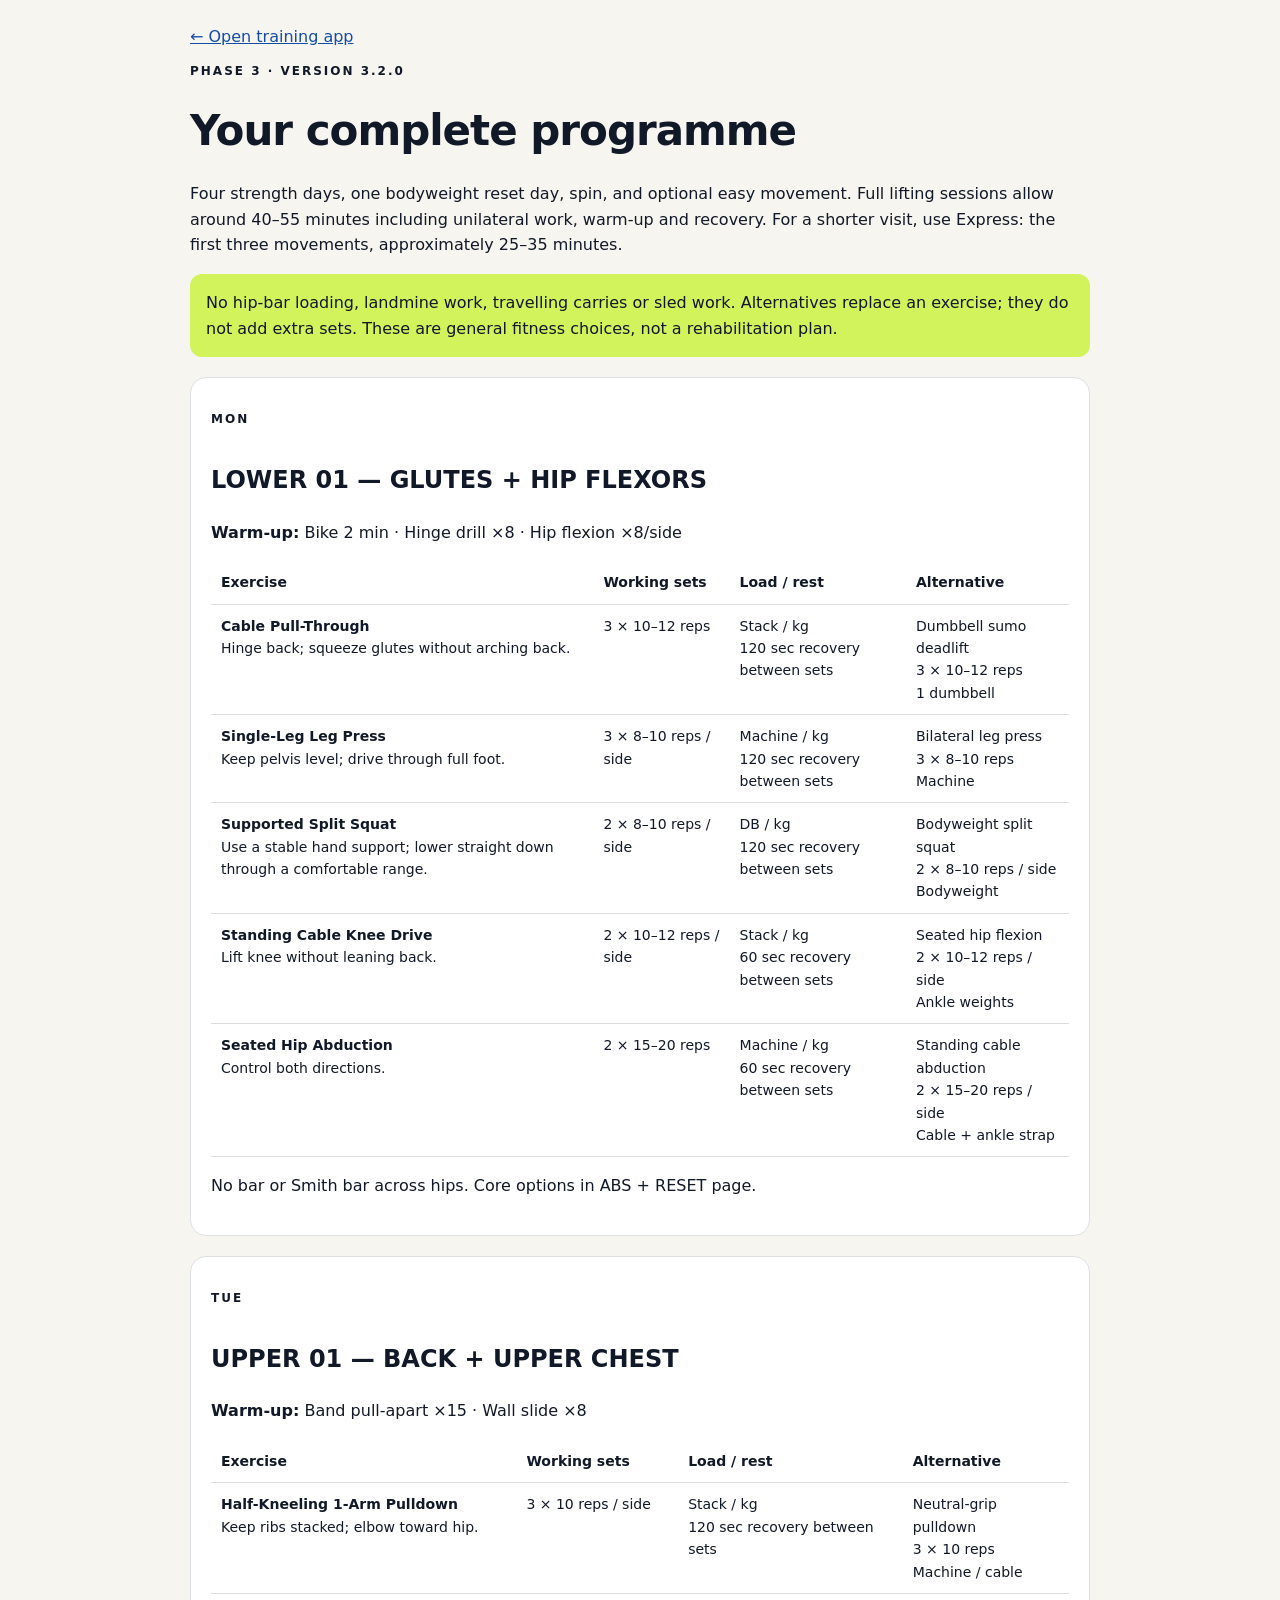
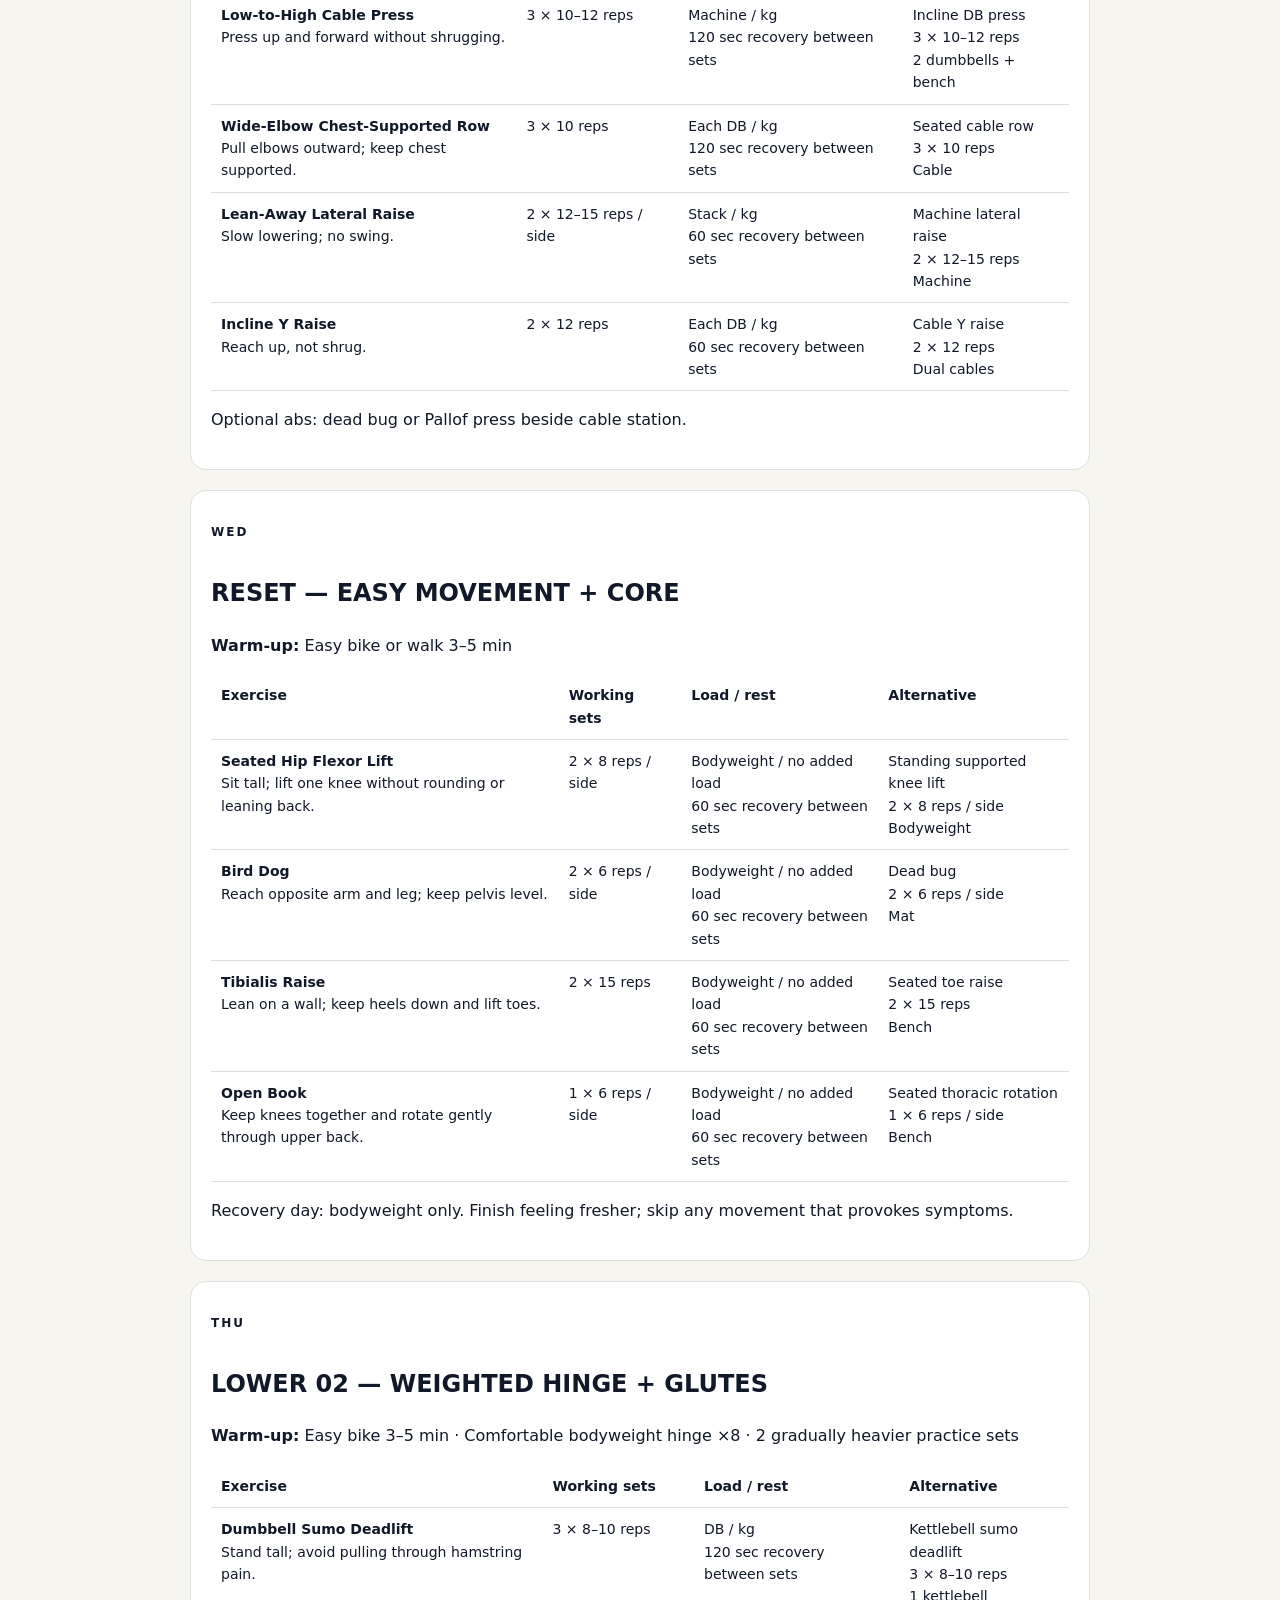
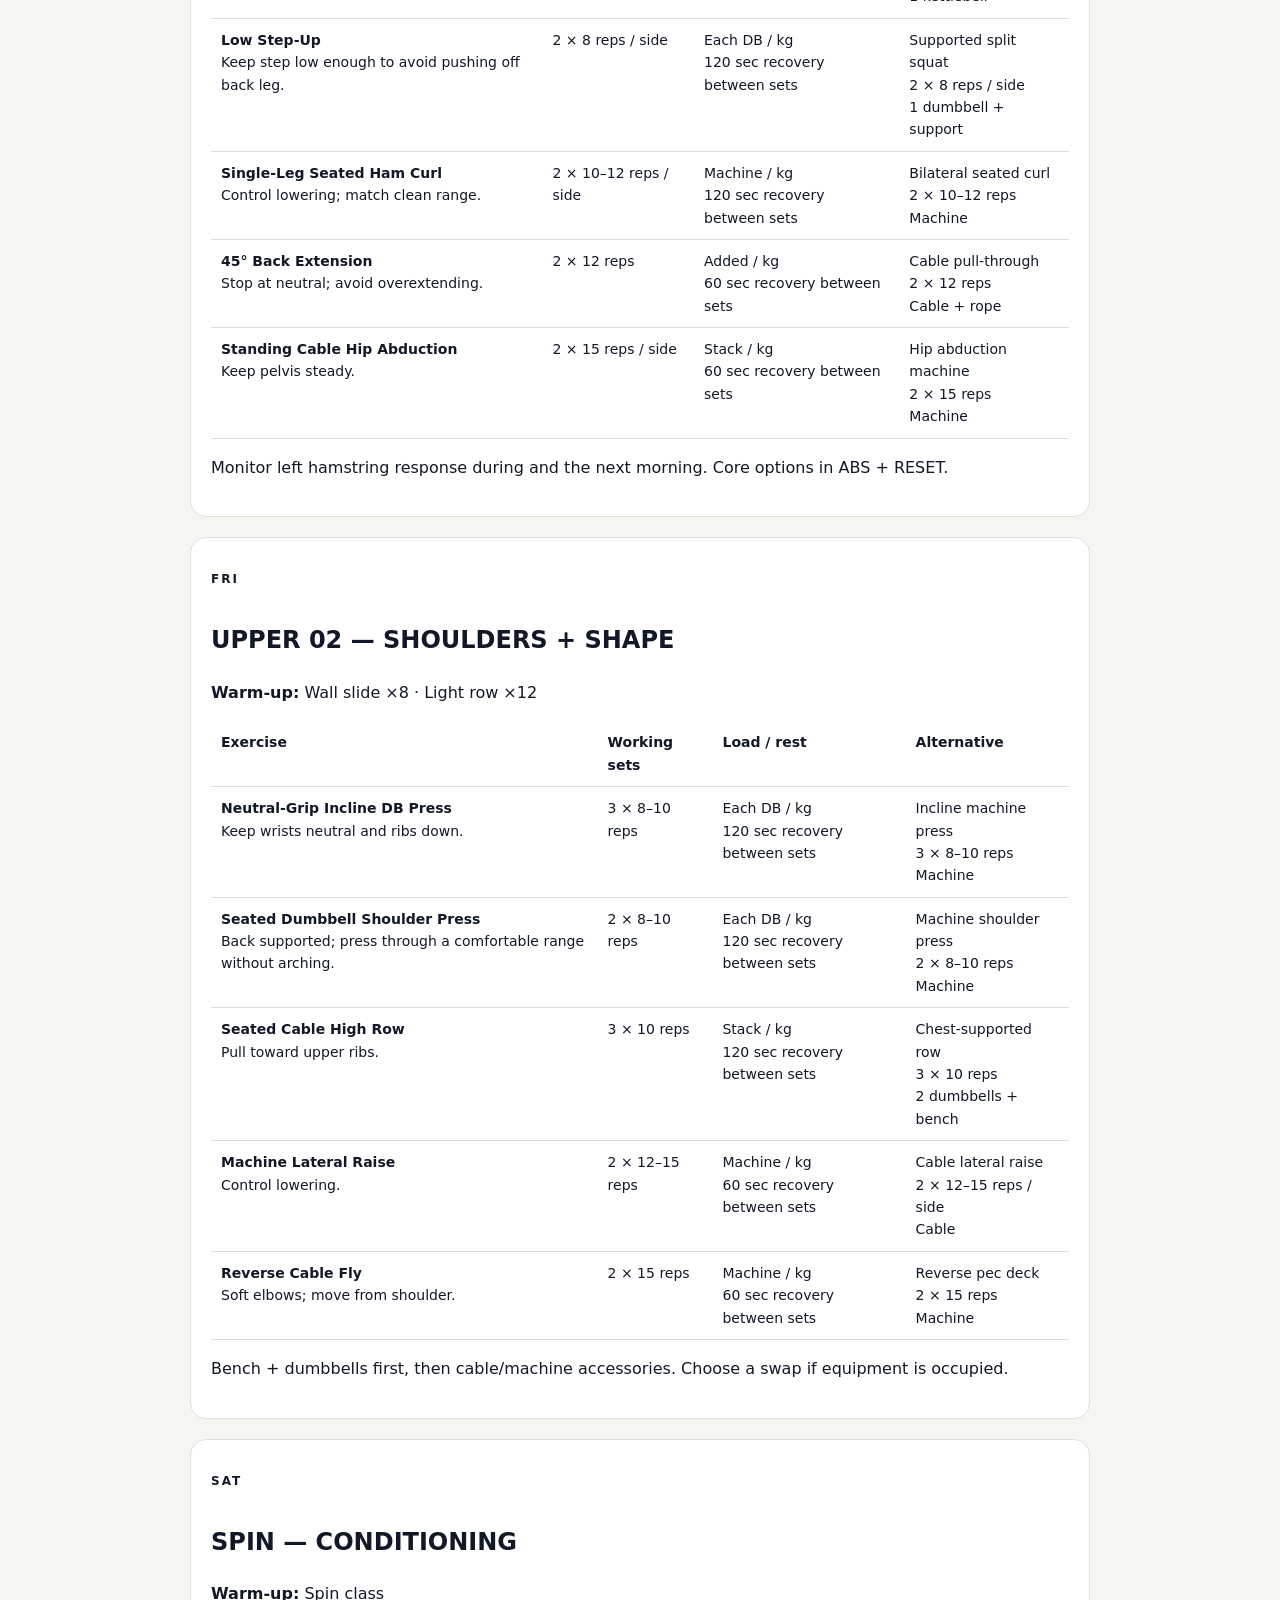
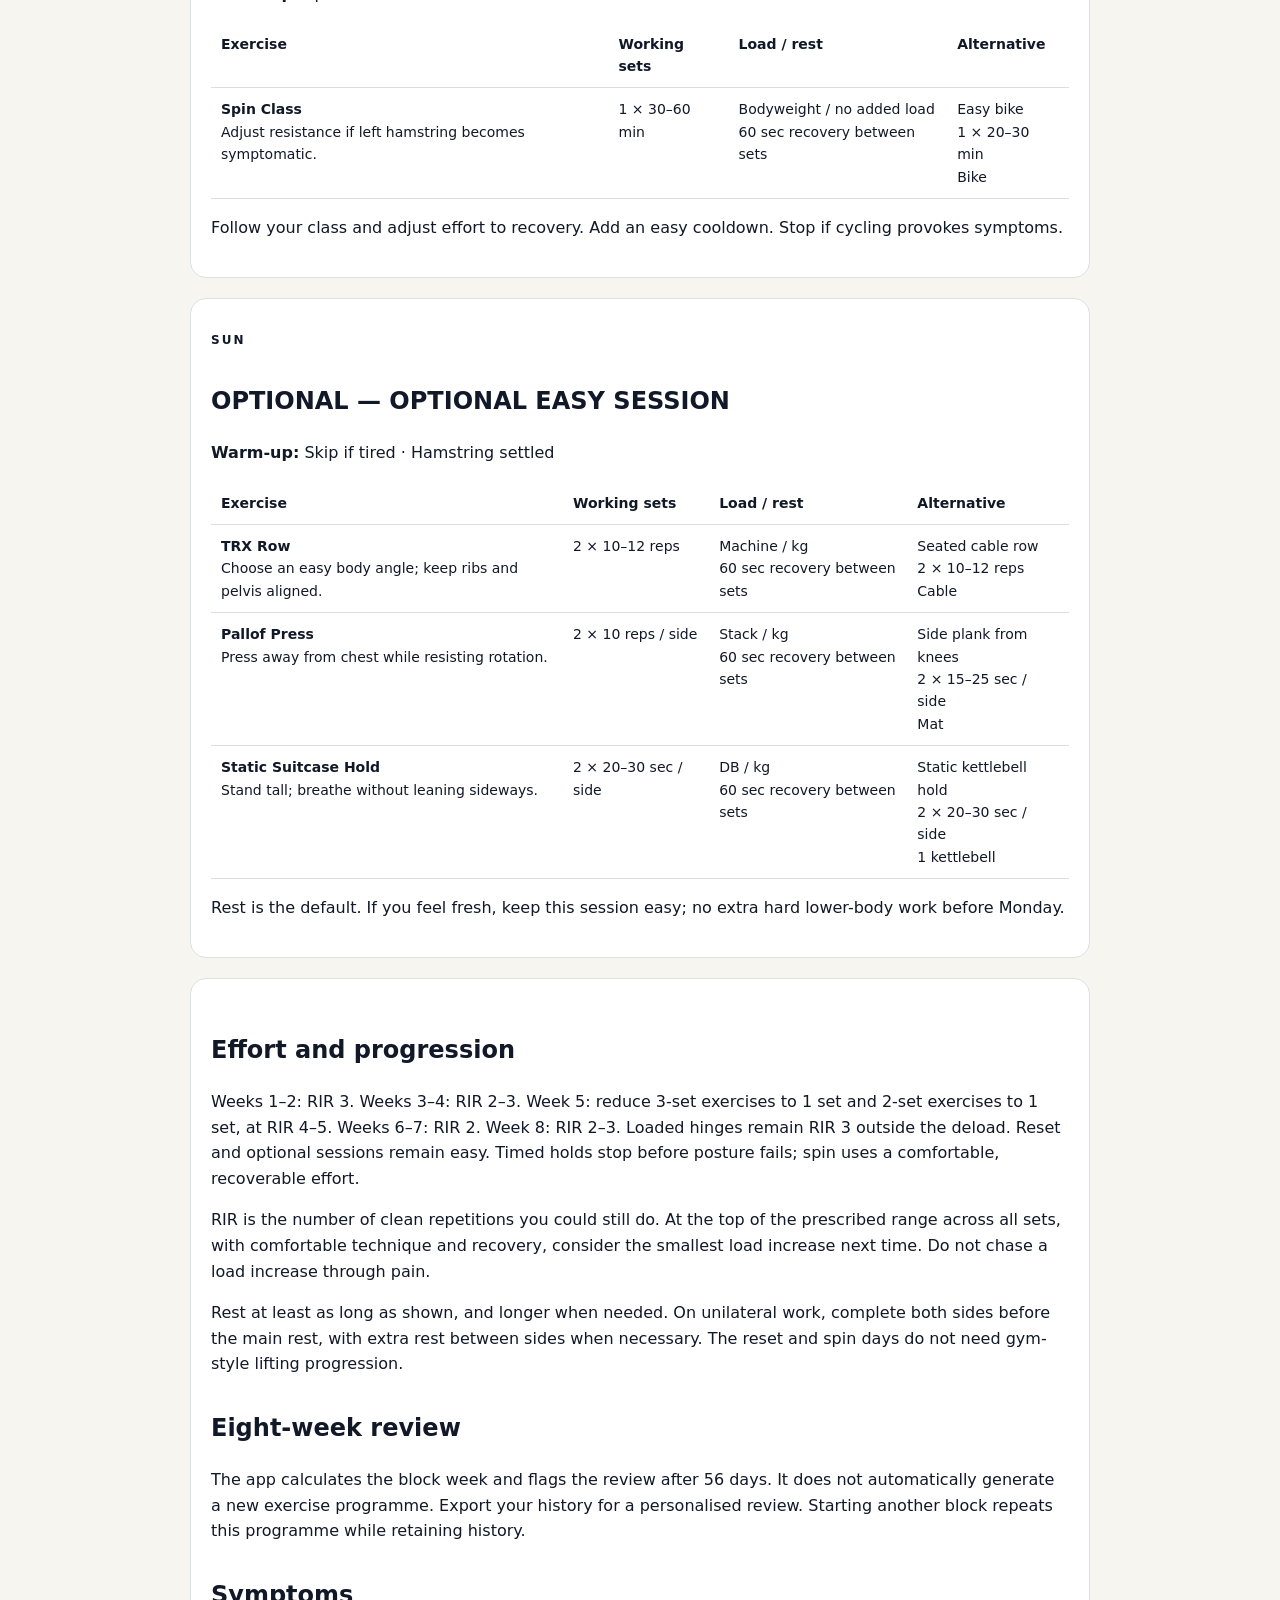
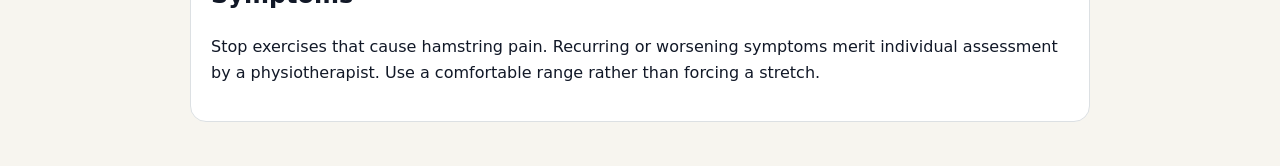
<file: programme.html>
<!doctype html><html lang="en-AU"><head><meta charset="utf-8"><meta name="viewport" content="width=device-width, initial-scale=1"><title>Phase 3 • Complete programme</title><style>body{font:16px/1.6 system-ui,sans-serif;background:#f7f5ef;color:#111827;max-width:900px;margin:auto;padding:24px}h1{font-size:42px;line-height:1.05;letter-spacing:-1px}h2{margin-top:32px}section{padding:20px;border:1px solid #dce0e3;background:white;border-radius:16px;margin:20px 0}table{border-collapse:collapse;width:100%;font-size:14px}td,th{padding:10px;text-align:left;vertical-align:top;border-bottom:1px solid #ddd}a{color:#144ca4}.tag{font-size:12px;font-weight:800;letter-spacing:2px}.note{padding:16px;background:#d3f35c;border-radius:12px}@media(max-width:550px){table,tbody,tr,td{display:block}thead{display:none}td{padding:5px 0}tr{padding:12px 0;border-bottom:1px solid #ccc}}@media print{body{background:white;padding:0;font-size:11px}section{break-inside:avoid}a.back{display:none}}</style></head><body><a class="back" href="index.html">← Open training app</a><p class="tag">PHASE 3 · VERSION 3.2.0</p><h1>Your complete programme</h1><p>Four strength days, one bodyweight reset day, spin, and optional easy movement. Full lifting sessions allow around 40–55 minutes including unilateral work, warm-up and recovery. For a shorter visit, use Express: the first three movements, approximately 25–35 minutes.</p><p class="note">No hip-bar loading, landmine work, travelling carries or sled work. Alternatives replace an exercise; they do not add extra sets. These are general fitness choices, not a rehabilitation plan.</p><section><p class="tag">MON</p><h2>LOWER 01 — GLUTES + HIP FLEXORS</h2><p><b>Warm-up:</b> Bike 2 min · Hinge drill ×8 · Hip flexion ×8/side</p><table><thead><tr><th>Exercise</th><th>Working sets</th><th>Load / rest</th><th>Alternative</th></tr></thead><tbody><tr><td><b>Cable Pull-Through</b><br>Hinge back; squeeze glutes without arching back.</td><td>3 × 10–12 reps</td><td>Stack / kg<br>120 sec recovery between sets</td><td>Dumbbell sumo deadlift<br>3 × 10–12 reps<br>1 dumbbell</td></tr><tr><td><b>Single-Leg Leg Press</b><br>Keep pelvis level; drive through full foot.</td><td>3 × 8–10 reps / side</td><td>Machine / kg<br>120 sec recovery between sets</td><td>Bilateral leg press<br>3 × 8–10 reps<br>Machine</td></tr><tr><td><b>Supported Split Squat</b><br>Use a stable hand support; lower straight down through a comfortable range.</td><td>2 × 8–10 reps / side</td><td>DB / kg<br>120 sec recovery between sets</td><td>Bodyweight split squat<br>2 × 8–10 reps / side<br>Bodyweight</td></tr><tr><td><b>Standing Cable Knee Drive</b><br>Lift knee without leaning back.</td><td>2 × 10–12 reps / side</td><td>Stack / kg<br>60 sec recovery between sets</td><td>Seated hip flexion<br>2 × 10–12 reps / side<br>Ankle weights</td></tr><tr><td><b>Seated Hip Abduction</b><br>Control both directions.</td><td>2 × 15–20 reps</td><td>Machine / kg<br>60 sec recovery between sets</td><td>Standing cable abduction<br>2 × 15–20 reps / side<br>Cable + ankle strap</td></tr></tbody></table><p>No bar or Smith bar across hips. Core options in ABS + RESET page.</p></section><section><p class="tag">TUE</p><h2>UPPER 01 — BACK + UPPER CHEST</h2><p><b>Warm-up:</b> Band pull-apart ×15 · Wall slide ×8</p><table><thead><tr><th>Exercise</th><th>Working sets</th><th>Load / rest</th><th>Alternative</th></tr></thead><tbody><tr><td><b>Half-Kneeling 1-Arm Pulldown</b><br>Keep ribs stacked; elbow toward hip.</td><td>3 × 10 reps / side</td><td>Stack / kg<br>120 sec recovery between sets</td><td>Neutral-grip pulldown<br>3 × 10 reps<br>Machine / cable</td></tr><tr><td><b>Low-to-High Cable Press</b><br>Press up and forward without shrugging.</td><td>3 × 10–12 reps</td><td>Machine / kg<br>120 sec recovery between sets</td><td>Incline DB press<br>3 × 10–12 reps<br>2 dumbbells + bench</td></tr><tr><td><b>Wide-Elbow Chest-Supported Row</b><br>Pull elbows outward; keep chest supported.</td><td>3 × 10 reps</td><td>Each DB / kg<br>120 sec recovery between sets</td><td>Seated cable row<br>3 × 10 reps<br>Cable</td></tr><tr><td><b>Lean-Away Lateral Raise</b><br>Slow lowering; no swing.</td><td>2 × 12–15 reps / side</td><td>Stack / kg<br>60 sec recovery between sets</td><td>Machine lateral raise<br>2 × 12–15 reps<br>Machine</td></tr><tr><td><b>Incline Y Raise</b><br>Reach up, not shrug.</td><td>2 × 12 reps</td><td>Each DB / kg<br>60 sec recovery between sets</td><td>Cable Y raise<br>2 × 12 reps<br>Dual cables</td></tr></tbody></table><p>Optional abs: dead bug or Pallof press beside cable station.</p></section><section><p class="tag">WED</p><h2>RESET — EASY MOVEMENT + CORE</h2><p><b>Warm-up:</b> Easy bike or walk 3–5 min</p><table><thead><tr><th>Exercise</th><th>Working sets</th><th>Load / rest</th><th>Alternative</th></tr></thead><tbody><tr><td><b>Seated Hip Flexor Lift</b><br>Sit tall; lift one knee without rounding or leaning back.</td><td>2 × 8 reps / side</td><td>Bodyweight / no added load<br>60 sec recovery between sets</td><td>Standing supported knee lift<br>2 × 8 reps / side<br>Bodyweight</td></tr><tr><td><b>Bird Dog</b><br>Reach opposite arm and leg; keep pelvis level.</td><td>2 × 6 reps / side</td><td>Bodyweight / no added load<br>60 sec recovery between sets</td><td>Dead bug<br>2 × 6 reps / side<br>Mat</td></tr><tr><td><b>Tibialis Raise</b><br>Lean on a wall; keep heels down and lift toes.</td><td>2 × 15 reps</td><td>Bodyweight / no added load<br>60 sec recovery between sets</td><td>Seated toe raise<br>2 × 15 reps<br>Bench</td></tr><tr><td><b>Open Book</b><br>Keep knees together and rotate gently through upper back.</td><td>1 × 6 reps / side</td><td>Bodyweight / no added load<br>60 sec recovery between sets</td><td>Seated thoracic rotation<br>1 × 6 reps / side<br>Bench</td></tr></tbody></table><p>Recovery day: bodyweight only. Finish feeling fresher; skip any movement that provokes symptoms.</p></section><section><p class="tag">THU</p><h2>LOWER 02 — WEIGHTED HINGE + GLUTES</h2><p><b>Warm-up:</b> Easy bike 3–5 min · Comfortable bodyweight hinge ×8 · 2 gradually heavier practice sets</p><table><thead><tr><th>Exercise</th><th>Working sets</th><th>Load / rest</th><th>Alternative</th></tr></thead><tbody><tr><td><b>Dumbbell Sumo Deadlift</b><br>Stand tall; avoid pulling through hamstring pain.</td><td>3 × 8–10 reps</td><td>DB / kg<br>120 sec recovery between sets</td><td>Kettlebell sumo deadlift<br>3 × 8–10 reps<br>1 kettlebell</td></tr><tr><td><b>Low Step-Up</b><br>Keep step low enough to avoid pushing off back leg.</td><td>2 × 8 reps / side</td><td>Each DB / kg<br>120 sec recovery between sets</td><td>Supported split squat<br>2 × 8 reps / side<br>1 dumbbell + support</td></tr><tr><td><b>Single-Leg Seated Ham Curl</b><br>Control lowering; match clean range.</td><td>2 × 10–12 reps / side</td><td>Machine / kg<br>120 sec recovery between sets</td><td>Bilateral seated curl<br>2 × 10–12 reps<br>Machine</td></tr><tr><td><b>45° Back Extension</b><br>Stop at neutral; avoid overextending.</td><td>2 × 12 reps</td><td>Added / kg<br>60 sec recovery between sets</td><td>Cable pull-through<br>2 × 12 reps<br>Cable + rope</td></tr><tr><td><b>Standing Cable Hip Abduction</b><br>Keep pelvis steady.</td><td>2 × 15 reps / side</td><td>Stack / kg<br>60 sec recovery between sets</td><td>Hip abduction machine<br>2 × 15 reps<br>Machine</td></tr></tbody></table><p>Monitor left hamstring response during and the next morning. Core options in ABS + RESET.</p></section><section><p class="tag">FRI</p><h2>UPPER 02 — SHOULDERS + SHAPE</h2><p><b>Warm-up:</b> Wall slide ×8 · Light row ×12</p><table><thead><tr><th>Exercise</th><th>Working sets</th><th>Load / rest</th><th>Alternative</th></tr></thead><tbody><tr><td><b>Neutral-Grip Incline DB Press</b><br>Keep wrists neutral and ribs down.</td><td>3 × 8–10 reps</td><td>Each DB / kg<br>120 sec recovery between sets</td><td>Incline machine press<br>3 × 8–10 reps<br>Machine</td></tr><tr><td><b>Seated Dumbbell Shoulder Press</b><br>Back supported; press through a comfortable range without arching.</td><td>2 × 8–10 reps</td><td>Each DB / kg<br>120 sec recovery between sets</td><td>Machine shoulder press<br>2 × 8–10 reps<br>Machine</td></tr><tr><td><b>Seated Cable High Row</b><br>Pull toward upper ribs.</td><td>3 × 10 reps</td><td>Stack / kg<br>120 sec recovery between sets</td><td>Chest-supported row<br>3 × 10 reps<br>2 dumbbells + bench</td></tr><tr><td><b>Machine Lateral Raise</b><br>Control lowering.</td><td>2 × 12–15 reps</td><td>Machine / kg<br>60 sec recovery between sets</td><td>Cable lateral raise<br>2 × 12–15 reps / side<br>Cable</td></tr><tr><td><b>Reverse Cable Fly</b><br>Soft elbows; move from shoulder.</td><td>2 × 15 reps</td><td>Machine / kg<br>60 sec recovery between sets</td><td>Reverse pec deck<br>2 × 15 reps<br>Machine</td></tr></tbody></table><p>Bench + dumbbells first, then cable/machine accessories. Choose a swap if equipment is occupied.</p></section><section><p class="tag">SAT</p><h2>SPIN — CONDITIONING</h2><p><b>Warm-up:</b> Spin class</p><table><thead><tr><th>Exercise</th><th>Working sets</th><th>Load / rest</th><th>Alternative</th></tr></thead><tbody><tr><td><b>Spin Class</b><br>Adjust resistance if left hamstring becomes symptomatic.</td><td>1 × 30–60 min</td><td>Bodyweight / no added load<br>60 sec recovery between sets</td><td>Easy bike<br>1 × 20–30 min<br>Bike</td></tr></tbody></table><p>Follow your class and adjust effort to recovery. Add an easy cooldown. Stop if cycling provokes symptoms.</p></section><section><p class="tag">SUN</p><h2>OPTIONAL — OPTIONAL EASY SESSION</h2><p><b>Warm-up:</b> Skip if tired · Hamstring settled</p><table><thead><tr><th>Exercise</th><th>Working sets</th><th>Load / rest</th><th>Alternative</th></tr></thead><tbody><tr><td><b>TRX Row</b><br>Choose an easy body angle; keep ribs and pelvis aligned.</td><td>2 × 10–12 reps</td><td>Machine / kg<br>60 sec recovery between sets</td><td>Seated cable row<br>2 × 10–12 reps<br>Cable</td></tr><tr><td><b>Pallof Press</b><br>Press away from chest while resisting rotation.</td><td>2 × 10 reps / side</td><td>Stack / kg<br>60 sec recovery between sets</td><td>Side plank from knees<br>2 × 15–25 sec / side<br>Mat</td></tr><tr><td><b>Static Suitcase Hold</b><br>Stand tall; breathe without leaning sideways.</td><td>2 × 20–30 sec / side</td><td>DB / kg<br>60 sec recovery between sets</td><td>Static kettlebell hold<br>2 × 20–30 sec / side<br>1 kettlebell</td></tr></tbody></table><p>Rest is the default. If you feel fresh, keep this session easy; no extra hard lower-body work before Monday.</p></section><section><h2>Effort and progression</h2><p>Weeks 1–2: RIR 3. Weeks 3–4: RIR 2–3. Week 5: reduce 3-set exercises to 1 set and 2-set exercises to 1 set, at RIR 4–5. Weeks 6–7: RIR 2. Week 8: RIR 2–3. Loaded hinges remain RIR 3 outside the deload. Reset and optional sessions remain easy. Timed holds stop before posture fails; spin uses a comfortable, recoverable effort.</p><p>RIR is the number of clean repetitions you could still do. At the top of the prescribed range across all sets, with comfortable technique and recovery, consider the smallest load increase next time. Do not chase a load increase through pain.</p><p>Rest at least as long as shown, and longer when needed. On unilateral work, complete both sides before the main rest, with extra rest between sides when necessary. The reset and spin days do not need gym-style lifting progression.</p><h2>Eight-week review</h2><p>The app calculates the block week and flags the review after 56 days. It does not automatically generate a new exercise programme. Export your history for a personalised review. Starting another block repeats this programme while retaining history.</p><h2>Symptoms</h2><p>Stop exercises that cause hamstring pain. Recurring or worsening symptoms merit individual assessment by a physiotherapist. Use a comfortable range rather than forcing a stretch.</p></section></body></html>
</file>
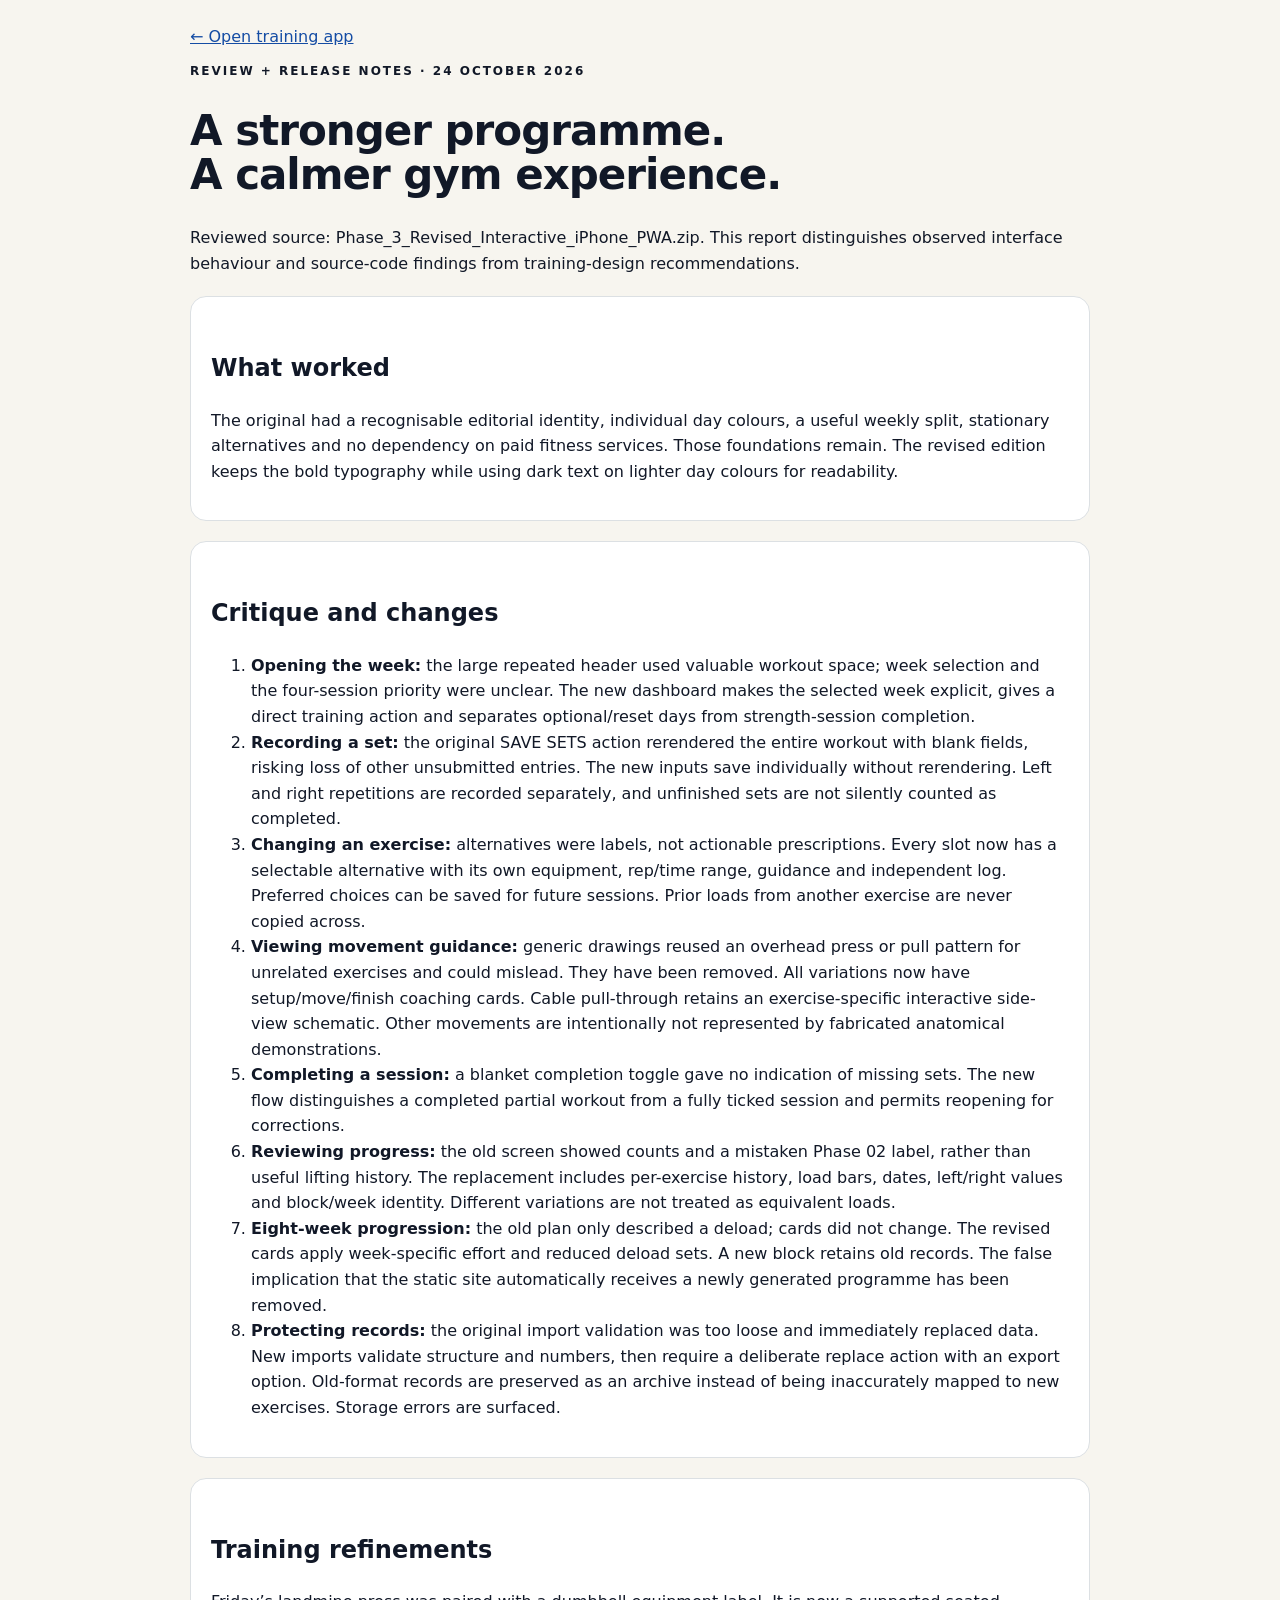
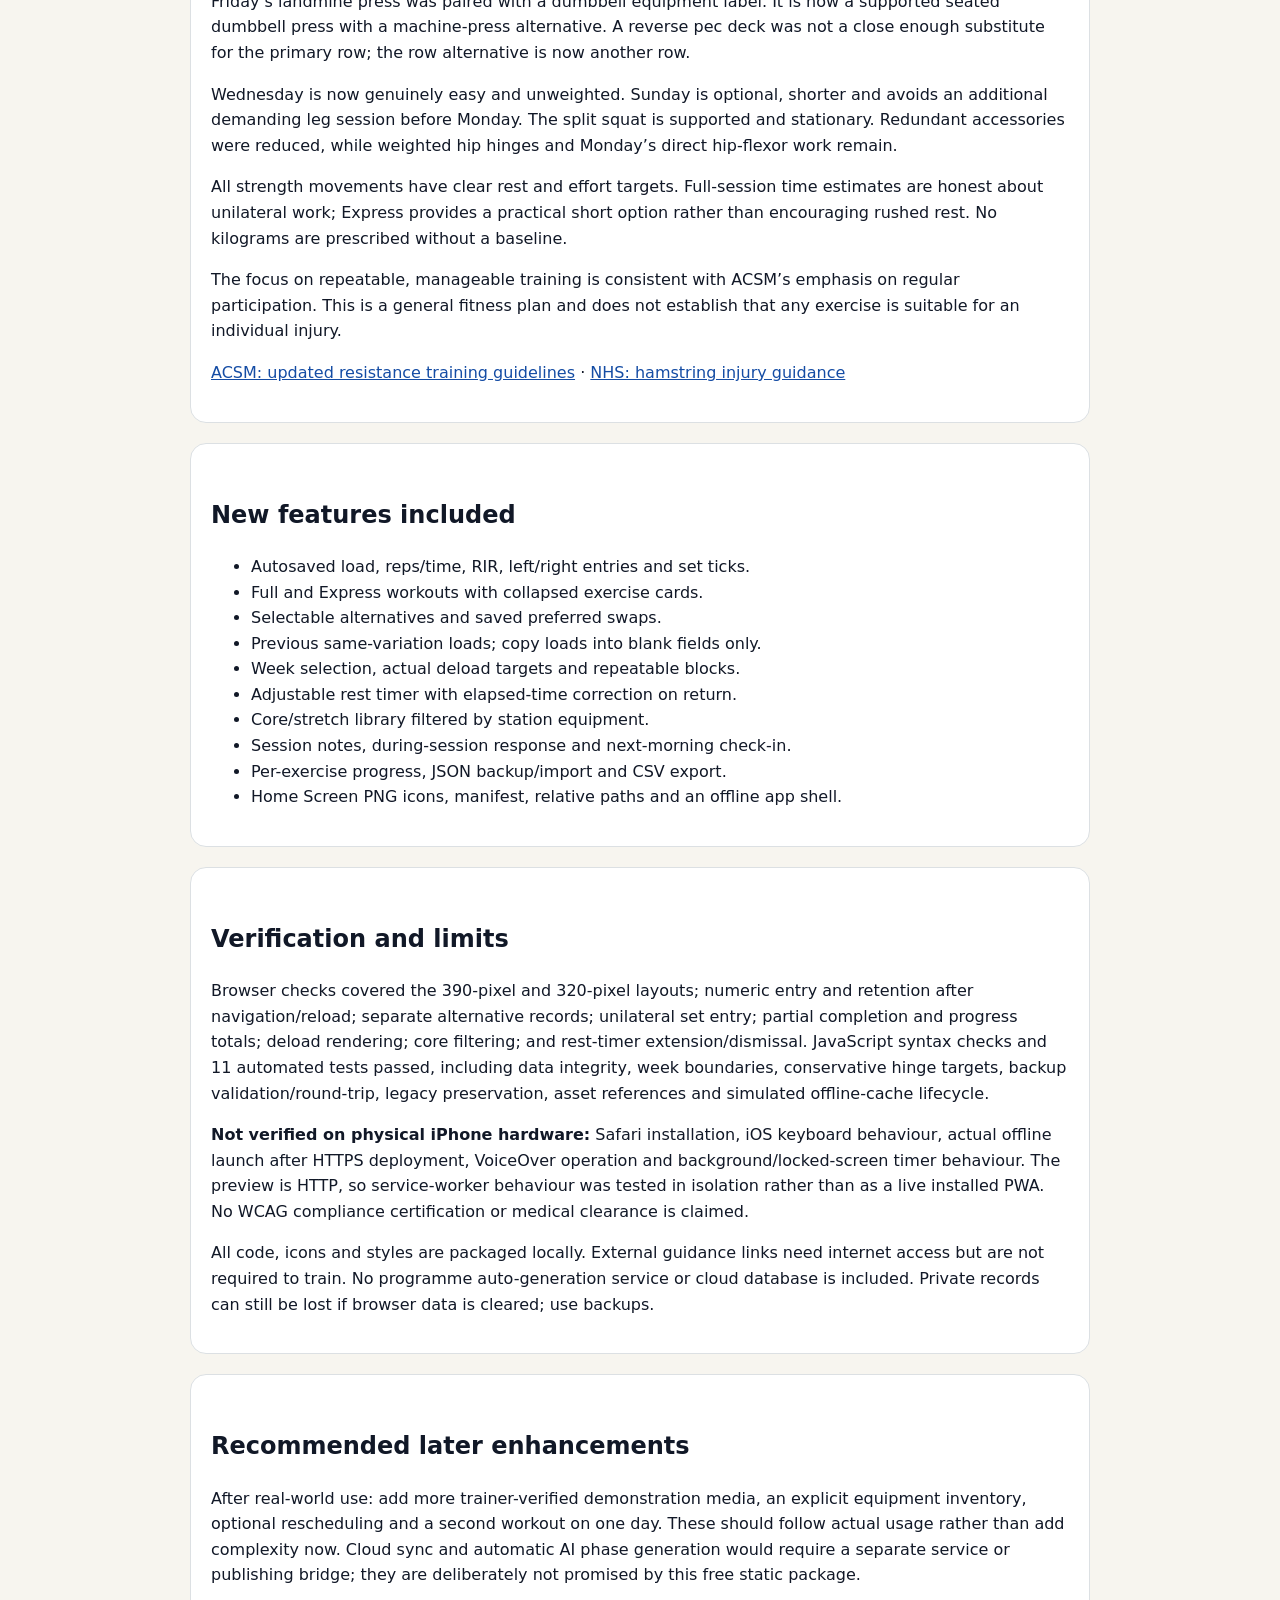
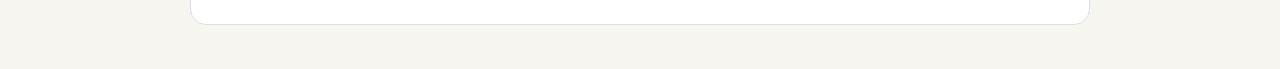
<file: review.html>
<!doctype html><html lang="en-AU"><head><meta charset="utf-8"><meta name="viewport" content="width=device-width, initial-scale=1"><title>Phase 3 • Audit and enhancements</title><style>body{font:16px/1.6 system-ui,sans-serif;background:#f7f5ef;color:#111827;max-width:900px;margin:auto;padding:24px}h1{font-size:42px;line-height:1.05;letter-spacing:-1px}h2{margin-top:32px}section{padding:20px;border:1px solid #dce0e3;background:white;border-radius:16px;margin:20px 0}table{border-collapse:collapse;width:100%;font-size:14px}td,th{padding:10px;text-align:left;vertical-align:top;border-bottom:1px solid #ddd}a{color:#144ca4}.tag{font-size:12px;font-weight:800;letter-spacing:2px}.note{padding:16px;background:#d3f35c;border-radius:12px}@media(max-width:550px){table,tbody,tr,td{display:block}thead{display:none}td{padding:5px 0}tr{padding:12px 0;border-bottom:1px solid #ccc}}@media print{body{background:white;padding:0;font-size:11px}section{break-inside:avoid}a.back{display:none}}</style></head><body><a class="back" href="index.html">← Open training app</a><p class="tag">REVIEW + RELEASE NOTES · 24 OCTOBER 2026</p><h1>A stronger programme.<br>A calmer gym experience.</h1><p>Reviewed source: Phase_3_Revised_Interactive_iPhone_PWA.zip. This report distinguishes observed interface behaviour and source-code findings from training-design recommendations.</p><section><h2>What worked</h2><p>The original had a recognisable editorial identity, individual day colours, a useful weekly split, stationary alternatives and no dependency on paid fitness services. Those foundations remain. The revised edition keeps the bold typography while using dark text on lighter day colours for readability.</p></section><section><h2>Critique and changes</h2><ol><li><b>Opening the week:</b> the large repeated header used valuable workout space; week selection and the four-session priority were unclear. The new dashboard makes the selected week explicit, gives a direct training action and separates optional/reset days from strength-session completion.</li><li><b>Recording a set:</b> the original SAVE SETS action rerendered the entire workout with blank fields, risking loss of other unsubmitted entries. The new inputs save individually without rerendering. Left and right repetitions are recorded separately, and unfinished sets are not silently counted as completed.</li><li><b>Changing an exercise:</b> alternatives were labels, not actionable prescriptions. Every slot now has a selectable alternative with its own equipment, rep/time range, guidance and independent log. Preferred choices can be saved for future sessions. Prior loads from another exercise are never copied across.</li><li><b>Viewing movement guidance:</b> generic drawings reused an overhead press or pull pattern for unrelated exercises and could mislead. They have been removed. All variations now have setup/move/finish coaching cards. Cable pull-through retains an exercise-specific interactive side-view schematic. Other movements are intentionally not represented by fabricated anatomical demonstrations.</li><li><b>Completing a session:</b> a blanket completion toggle gave no indication of missing sets. The new flow distinguishes a completed partial workout from a fully ticked session and permits reopening for corrections.</li><li><b>Reviewing progress:</b> the old screen showed counts and a mistaken Phase 02 label, rather than useful lifting history. The replacement includes per-exercise history, load bars, dates, left/right values and block/week identity. Different variations are not treated as equivalent loads.</li><li><b>Eight-week progression:</b> the old plan only described a deload; cards did not change. The revised cards apply week-specific effort and reduced deload sets. A new block retains old records. The false implication that the static site automatically receives a newly generated programme has been removed.</li><li><b>Protecting records:</b> the original import validation was too loose and immediately replaced data. New imports validate structure and numbers, then require a deliberate replace action with an export option. Old-format records are preserved as an archive instead of being inaccurately mapped to new exercises. Storage errors are surfaced.</li></ol></section><section><h2>Training refinements</h2><p>Friday’s landmine press was paired with a dumbbell equipment label. It is now a supported seated dumbbell press with a machine-press alternative. A reverse pec deck was not a close enough substitute for the primary row; the row alternative is now another row.</p><p>Wednesday is now genuinely easy and unweighted. Sunday is optional, shorter and avoids an additional demanding leg session before Monday. The split squat is supported and stationary. Redundant accessories were reduced, while weighted hip hinges and Monday’s direct hip-flexor work remain.</p><p>All strength movements have clear rest and effort targets. Full-session time estimates are honest about unilateral work; Express provides a practical short option rather than encouraging rushed rest. No kilograms are prescribed without a baseline.</p><p>The focus on repeatable, manageable training is consistent with ACSM’s emphasis on regular participation. This is a general fitness plan and does not establish that any exercise is suitable for an individual injury.</p><p><a href="https://acsm.org/resistance-training-guidelines-update-2026/">ACSM: updated resistance training guidelines</a> · <a href="https://www.nhs.uk/conditions/hamstring-injury/">NHS: hamstring injury guidance</a></p></section><section><h2>New features included</h2><ul><li>Autosaved load, reps/time, RIR, left/right entries and set ticks.</li><li>Full and Express workouts with collapsed exercise cards.</li><li>Selectable alternatives and saved preferred swaps.</li><li>Previous same-variation loads; copy loads into blank fields only.</li><li>Week selection, actual deload targets and repeatable blocks.</li><li>Adjustable rest timer with elapsed-time correction on return.</li><li>Core/stretch library filtered by station equipment.</li><li>Session notes, during-session response and next-morning check-in.</li><li>Per-exercise progress, JSON backup/import and CSV export.</li><li>Home Screen PNG icons, manifest, relative paths and an offline app shell.</li></ul></section><section><h2>Verification and limits</h2><p>Browser checks covered the 390-pixel and 320-pixel layouts; numeric entry and retention after navigation/reload; separate alternative records; unilateral set entry; partial completion and progress totals; deload rendering; core filtering; and rest-timer extension/dismissal. JavaScript syntax checks and 11 automated tests passed, including data integrity, week boundaries, conservative hinge targets, backup validation/round-trip, legacy preservation, asset references and simulated offline-cache lifecycle.</p><p><b>Not verified on physical iPhone hardware:</b> Safari installation, iOS keyboard behaviour, actual offline launch after HTTPS deployment, VoiceOver operation and background/locked-screen timer behaviour. The preview is HTTP, so service-worker behaviour was tested in isolation rather than as a live installed PWA. No WCAG compliance certification or medical clearance is claimed.</p><p>All code, icons and styles are packaged locally. External guidance links need internet access but are not required to train. No programme auto-generation service or cloud database is included. Private records can still be lost if browser data is cleared; use backups.</p></section><section><h2>Recommended later enhancements</h2><p>After real-world use: add more trainer-verified demonstration media, an explicit equipment inventory, optional rescheduling and a second workout on one day. These should follow actual usage rather than add complexity now. Cloud sync and automatic AI phase generation would require a separate service or publishing bridge; they are deliberately not promised by this free static package.</p></section></body></html>
</file>
